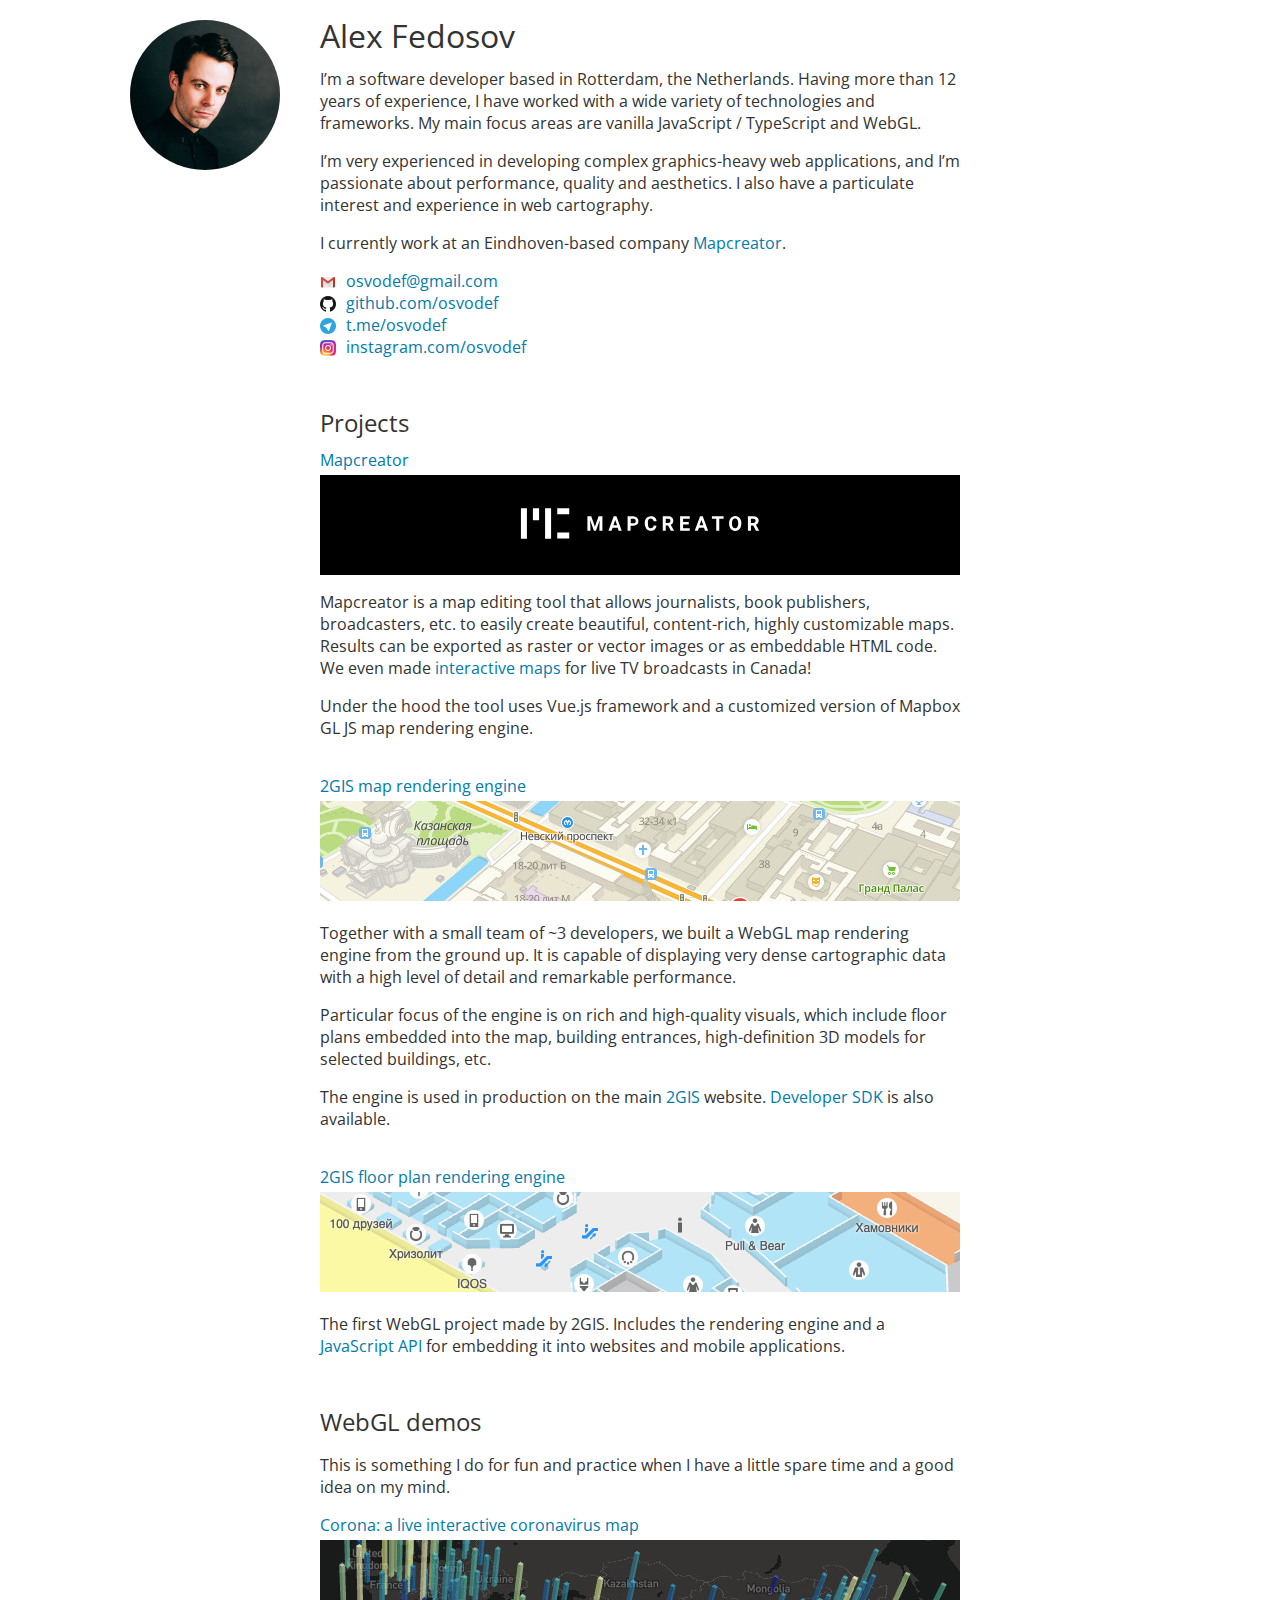
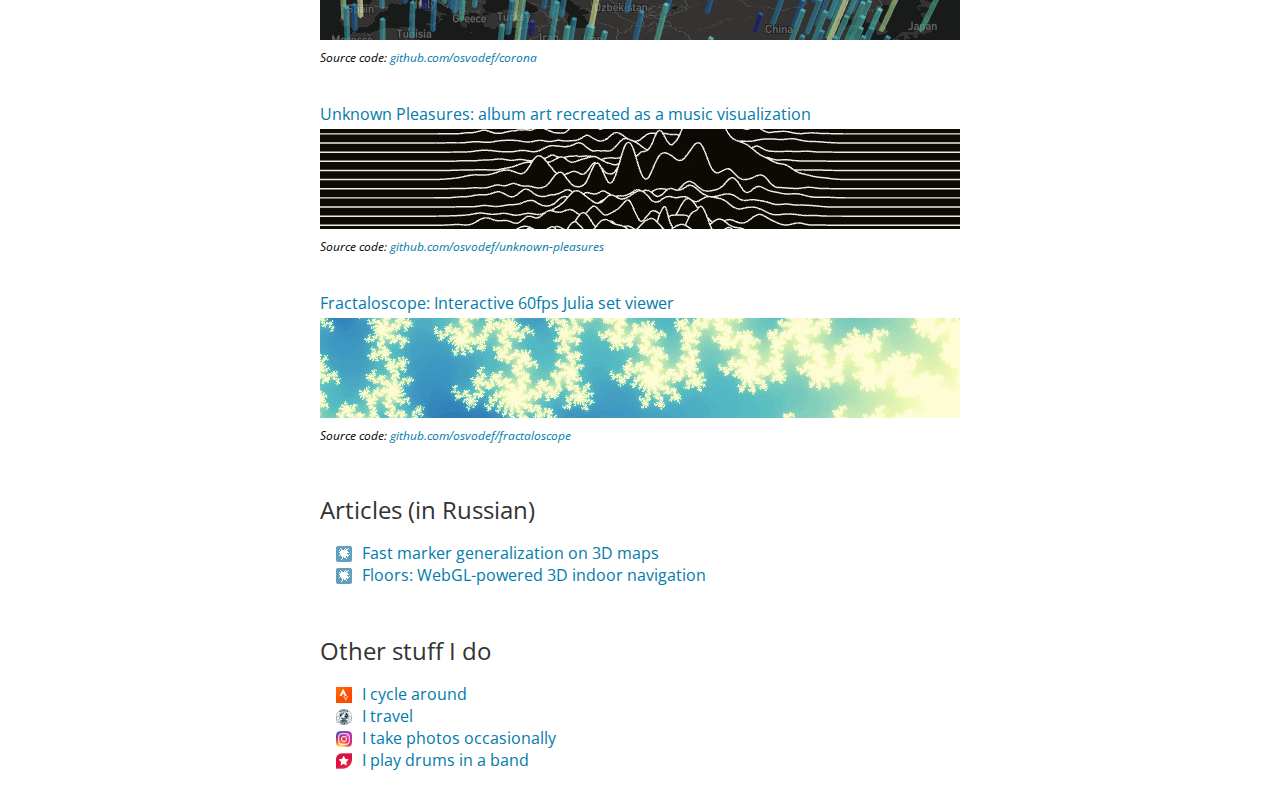
<file: index.html>
<!DOCTYPE html>
<html>
    <head>
        <meta charset="utf-8" />
        <meta name="viewport" content="width=device-width, initial-scale=1" />
        <link rel="shortcut icon" href="favicon.png" />
        <title>Alex Fedosov</title>
        <meta
            name="description"
            content="Alex Fedosov is a software developer based in Rotterdam, the Netherlands."
        />
        <link
            href="https://fonts.googleapis.com/css?family=Open+Sans&display=swap"
            rel="stylesheet"
        />
        <link href="style.css" rel="stylesheet" />
    </head>
    <body>
        <header>
            <aside class="avatar-container">
                <img src="img/avatar.jpg" class="avatar" />
            </aside>
            <h1>Alex Fedosov</h1>
            <p>
                I’m a software developer based in Rotterdam, the Netherlands. Having more than
                <span class="experience">8</span> years of experience, I have worked with a wide
                variety of technologies and frameworks. My&nbsp;main focus areas are vanilla
                JavaScript / TypeScript and WebGL.
            </p>
            <p>
                I’m very experienced in developing complex graphics-heavy web applications, and I’m
                passionate about performance, quality and aesthetics. I also have a particulate
                interest and experience in web cartography.
            </p>
            <p>
                I currently work at an Eindhoven-based company
                <a href="https://mapcreator.io/">Mapcreator</a>.
            </p>
            <ul class="contacts">
                <li>
                    <img src="img/fmr2wn2u.png" class="link-icon" />
                    <a href="mailto:osvodef@gmail.com">osvodef@gmail.com</a>
                </li>
                <li>
                    <img src="img/wo58zu1k.png" class="link-icon" />
                    <a href="https://github.com/osvodef/">github.com/osvodef</a>
                </li>
                <li>
                    <img src="img/wc03xbbu.png" class="link-icon" />
                    <a href="https://t.me/osvodef/">t.me/osvodef</a>
                </li>
                <li>
                    <img src="img/jcbbh3rw.png" class="link-icon" />
                    <a href="https://www.instagram.com/osvodef/">instagram.com/osvodef</a>
                </li>
            </ul>
        </header>
        <main>
            <section>
                <h2>Projects</h2>
                <div class="post">
                    <a href="https://online.mapcreator.io" target="_blank"
                        >Mapcreator
                        <div class="mapcreator">
                            <img src="img/previews/mapcreator.svg" />
                        </div>
                    </a>
                    <p>
                        Mapcreator is a map editing tool that allows journalists, book publishers,
                        broadcasters, etc. to easily create beautiful, content-rich, highly
                        customizable maps. Results can be exported as raster or vector images or as
                        embeddable HTML code. We even made
                        <a
                            href="https://mapcreator.io/news/canadian-election-2021-map/"
                            target="_blank"
                            >interactive maps</a
                        >
                        for live TV broadcasts in Canada!
                    </p>
                    <p>
                        Under the hood the tool uses Vue.js framework and a customized version of
                        Mapbox GL JS map rendering engine.
                    </p>
                </div>
                <div class="post">
                    <a href="https://2gis.ae" target="_blank"
                        >2GIS map rendering engine
                        <img src="img/previews/map.jpg" class="preview" />
                    </a>
                    <p>
                        Together with a small team of ~3 developers, we built a WebGL map rendering
                        engine from the ground up. It is capable of displaying very dense
                        cartographic data with a high level of detail and remarkable performance.
                    </p>
                    <p>
                        Particular focus of the engine is on rich and high-quality visuals, which
                        include floor plans embedded into the map, building entrances,
                        high-definition 3D models for selected buildings, etc.
                    </p>
                    <p>
                        The engine is used in production on the main
                        <a href="https://2gis.ae" target="_blank">2GIS</a> website.
                        <a href="https://dev.2gis.com/map/" target="_blank">Developer SDK</a>
                        is also available.
                    </p>
                </div>
                <div class="post">
                    <a href="https://floors-widget.api.2gis.ru/?locale=en_US" target="_blank"
                        >2GIS floor plan rendering engine
                        <img src="img/previews/floors.jpg" class="preview" />
                    </a>
                    <p>
                        The first WebGL project made by 2GIS. Includes the rendering engine and a
                        <a href="https://api.2gis.ru/doc/floors/en/" target="_blank"
                            >JavaScript API</a
                        >
                        for embedding it into websites and mobile applications.
                    </p>
                </div>
            </section>
            <section>
                <h2>WebGL demos</h2>
                <p>
                    This is something I do for fun and practice when I have a little spare time and
                    a good idea on my mind.
                </p>
                <div class="post">
                    <a href="https://alex.gl/corona"
                        >Corona: a live interactive coronavirus map
                        <img src="img/previews/corona.jpg" class="preview" />
                    </a>
                    <span class="source-link">
                        Source code:
                        <a href="https://github.com/osvodef/corona"
                            >github.com/osvodef/corona</a
                        ></span
                    >
                </div>
                <div class="post">
                    <a href="https://alex.gl/unknown-pleasures"
                        >Unknown Pleasures: album art recreated as a music visualization
                        <img src="img/previews/joydivision.jpg" class="preview" />
                    </a>
                    <span class="source-link">
                        Source code:
                        <a href="https://github.com/osvodef/unknown-pleasures"
                            >github.com/osvodef/unknown-pleasures</a
                        ></span
                    >
                </div>
                <div class="post">
                    <a href="https://alex.gl/fractaloscope"
                        >Fractaloscope: Interactive 60fps Julia set viewer
                        <img src="img/previews/julia.jpg" class="preview" />
                    </a>
                    <span class="source-link">
                        Source code:
                        <a href="https://github.com/osvodef/fractaloscope"
                            >github.com/osvodef/fractaloscope</a
                        ></span
                    >
                </div>
            </section>
            <section>
                <h2>Articles (in Russian)</h2>
                <ul>
                    <li>
                        <img src="img/o26256he.png" class="link-icon" />
                        <a href="https://habr.com/ru/company/2gis/blog/442720/" target="_blank"
                            >Fast marker generalization on 3D maps</a
                        >
                    </li>
                    <li>
                        <img src="img/o26256he.png" class="link-icon" />
                        <a href="https://habr.com/ru/company/2gis/blog/282207/" target="_blank"
                            >Floors: WebGL-powered 3D indoor navigation</a
                        >
                    </li>
                </ul>
            </section>
            <section>
                <h2>Other stuff I do</h2>
                <ul>
                    <li>
                        <img src="img/y4jxv31h.png" class="link-icon" />
                        <a href="https://www.strava.com/athletes/3945782" target="_blank"
                            >I cycle around</a
                        >
                    </li>
                    <li>
                        <img src="img/nomadmania.png" class="link-icon" />
                        <a href="https://nomadmania.travel/profile/17180" target="_blank"
                            >I travel</a
                        >
                    </li>
                    <li>
                        <img src="img/jcbbh3rw.png" class="link-icon" />
                        <a href="https://www.instagram.com/osvodef/" target="_blank"
                            >I take photos occasionally</a
                        >
                    </li>
                    <li>
                        <img src="img/bandlink.png" class="link-icon" />
                        <a href="https://band.link/LPAYY" target="_blank">I play drums in a band</a>
                    </li>
                </ul>
            </section>
        </main>

        <script>
            document.querySelector('.experience').innerText = String(
                new Date().getFullYear() - 2014,
            );
        </script>

        <script async src="https://www.googletagmanager.com/gtag/js?id=UA-154666547-1"></script>
        <script>
            window.dataLayer = window.dataLayer || [];
            function gtag() {
                dataLayer.push(arguments);
            }
            gtag('js', new Date());

            gtag('config', 'UA-154666547-1');
        </script>
    </body>
</html>
</file>
<file: style.css>
body {
    box-sizing: border-box;
    width: 100%;
    max-width: 680px;
    margin: 0 auto;
    padding: 20px;
    font: 16px 'Open Sans', sans-serif;
    color: #333;
}

a {
    color: #007bab;
}

a:not(:hover) {
    text-decoration: none;
}

h1 {
    font-size: 32px;
    line-height: 32px;
    font-weight: normal;
    margin: 0 0 16px 0;
}

h2 {
    font-size: 24px;
    font-weight: normal;
    margin: 48px 0 10px;
}

ul {
    list-style: none;
    padding-left: 16px;
}

.page {
    box-sizing: border-box;
    width: 100%;
    max-width: 680px;
    margin: 0 auto;
    padding: 20px;
}

.contacts {
    padding-left: 0;
}

.avatar-container {
    float: left;
    margin-left: -190px;
}

.avatar {
    width: 150px;
    height: 150px;
    border-radius: 50%;
}

@media (max-width: 1100px) {
    .avatar-container {
        display: none;
    }
}

.link-icon {
    width: 16px;
    height: 16px;
    margin: 0 6px -3px 0;
}

.source-link {
    font-size: 12px;
    font-style: italic;
    color: #000;
}

.post {
    margin-bottom: 36px;
}

.preview {
    object-fit: cover;
    -o-object-fit: cover;
    width: 100%;
    height: 100px;
    margin-top: 4px;
}

.mapcreator {
    background-color: #000;
    width: 100%;
    height: 100px;
    margin-top: 4px;
    display: flex;
    align-items: center;
    justify-content: center;
}

.mapcreator img {
    display: block;
    width: 75%;
    height: 75%;
    margin-bottom: 3px;
}
</file>
